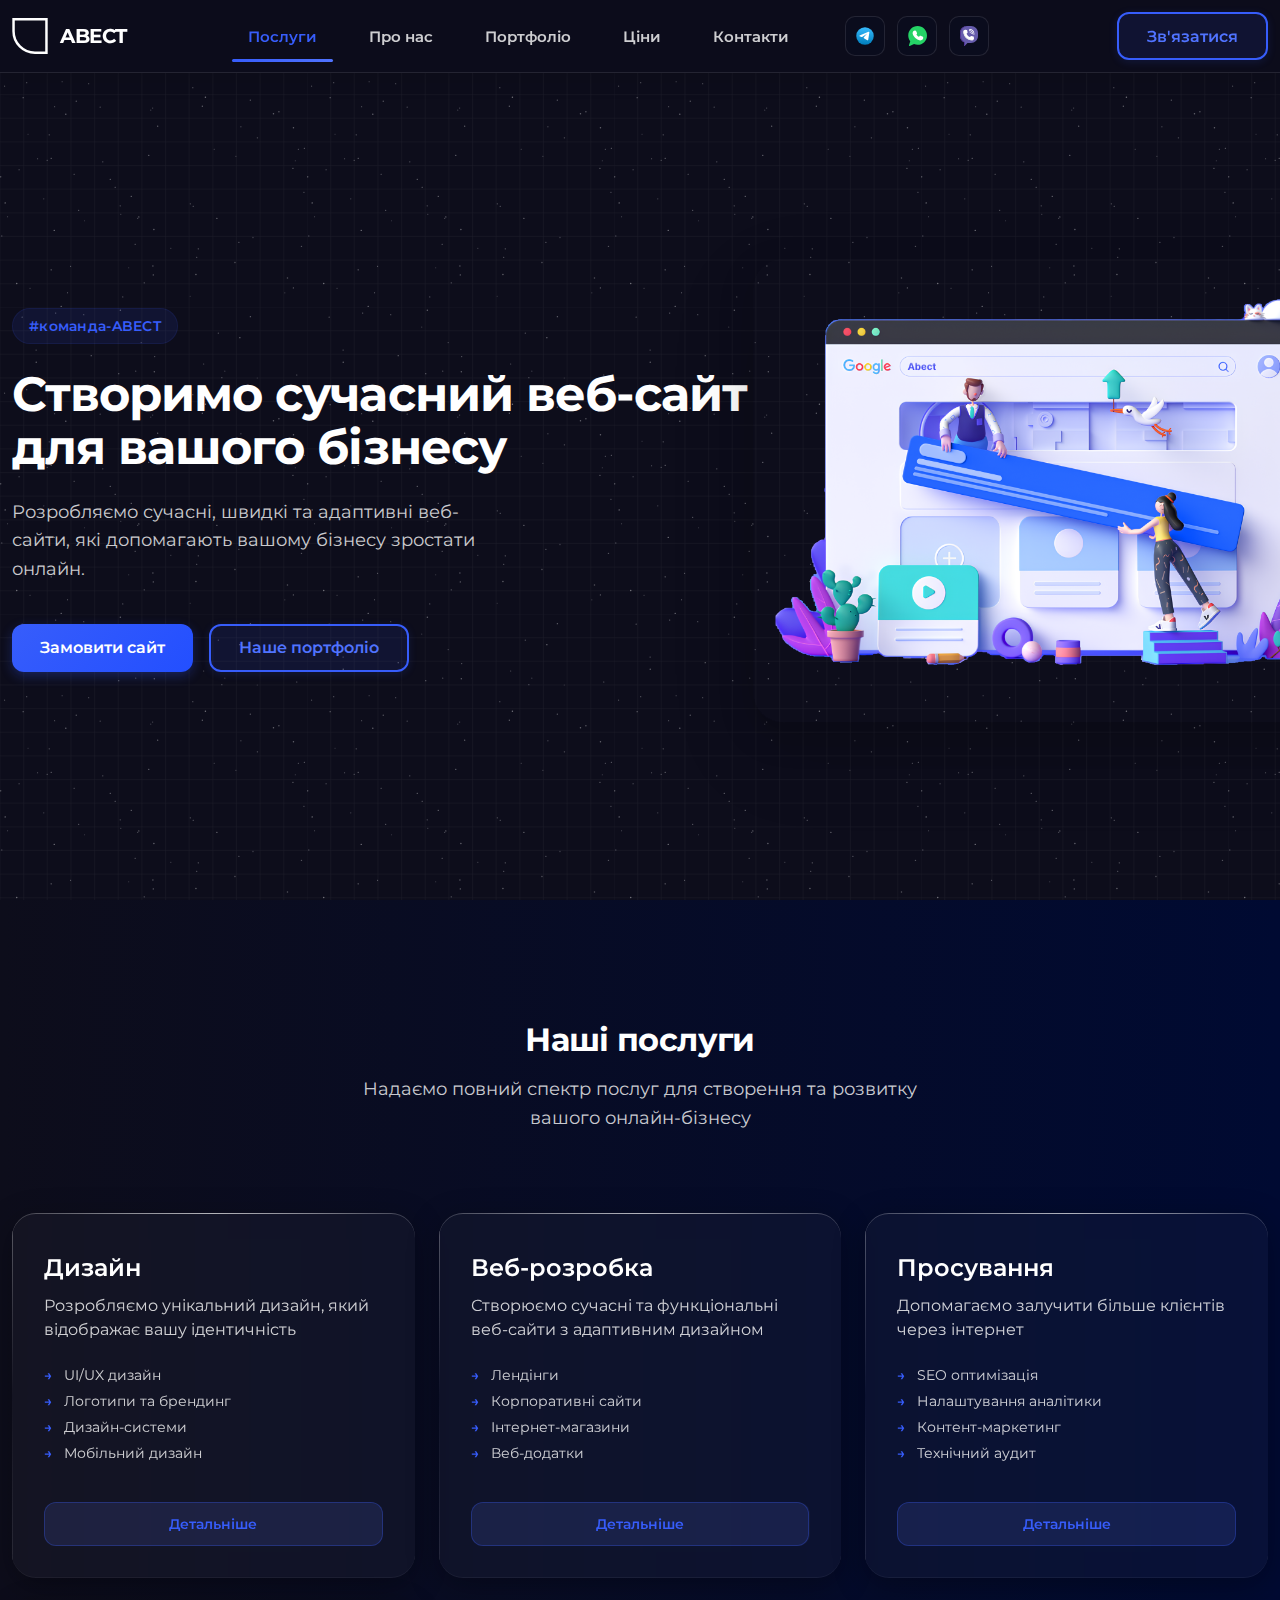
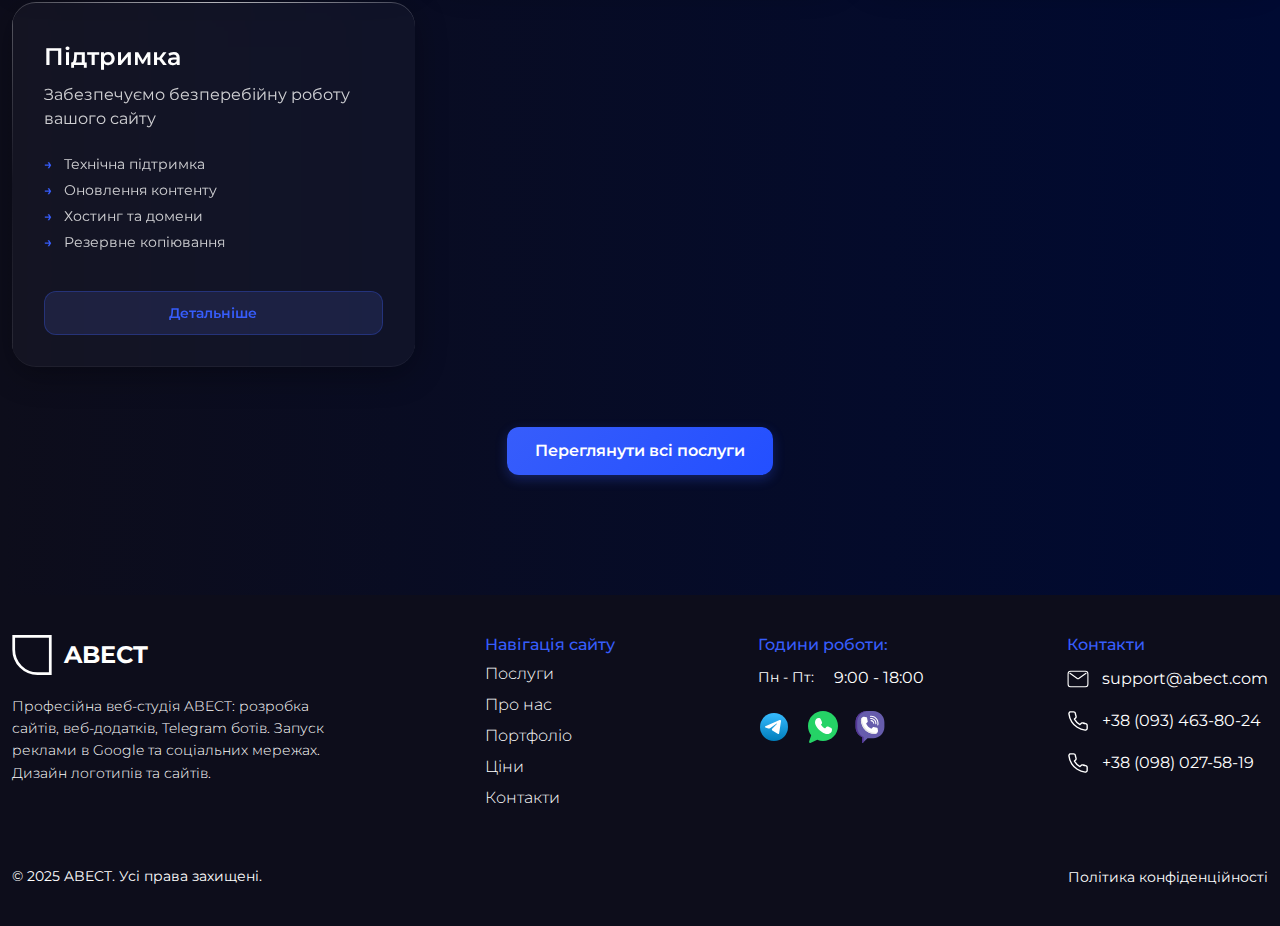
<file: index.html>
<!DOCTYPE html>
<html lang="uk">

<head>
	<meta charset="UTF-8">
	<meta name="viewport" content="width=device-width, initial-scale=1.0">
	<title>ABECT - Розробка сайтів та веб-додатків | Створення Telegram ботів | Реклама Google</title>
	<meta name="description"
		content="ABECT - професійна розробка сайтів, веб-додатків, Telegram ботів. Запуск реклами в Google та соціальних мережах. Дизайн логотипів та сайтів. Якісні IT-рішення для вашого бізнесу.">
	<meta name="keywords"
		content="розробка сайтів, веб-додатки, telegram боти, реклама google, соціальні мережі, дизайн логотипів, веб-дизайн, створення сайтів, розробка додатків, інтернет-маркетинг, SEO, контекстна реклама, веб-студія">
	<meta name="robots" content="index, follow">
	<meta name="googlebot" content="index, follow">
	<meta name="bingbot" content="index, follow">
	<link rel="canonical" href="https://abect.com">
	<meta content="UA-30" name="geo.region">
	<meta content="Україна" name="geo.placename">
	<link rel="icon" type="image/x-icon" href="/assets/seo/favicon.ico">
	<link rel="apple-touch-icon" sizes="180x180" href="/assets/seo/apple-touch-icon.png">
	<link rel="icon" type="image/png" sizes="32x32" href="/assets/seo/favicon-32x32.png">
	<link rel="icon" type="image/png" sizes="16x16" href="/assets/seo/favicon-16x16.png">
	<link rel="manifest" href="/assets/seo/site.webmanifest">
	<meta name="theme-color" content="#202020" />
	<meta property="og:type" content="website">
	<meta property="og:title" content="ABECT - Професійна розробка сайтів та веб-додатків">
	<meta property="og:description"
		content="Розробка сайтів, веб-додатків, Telegram ботів. Запуск реклами в Google та соціальних мережах. Дизайн логотипів та сайтів.">
	<meta property="og:image" content="https://abect.com/assets/seo/og.jpg">
	<meta property="og:image:width" content="1200">
	<meta property="og:image:height" content="630">
	<meta property="og:url" content="https://abect.com">
	<meta property="og:site_name" content="ABECT">
	<meta property="og:locale" content="uk_UA">
	<meta name="twitter:card" content="summary_large_image">
	<meta name="twitter:title" content="ABECT - Розробка сайтів та веб-додатків">
	<meta name="twitter:description"
		content="Професійна розробка сайтів, веб-додатків та Telegram ботів. Запуск реклами в Google.">
	<meta name="twitter:image" content="https://abect.com/assets/seo/og.jpg">
	<meta name="author" content="ABECT">
	<meta name="designer" content="ABECT">
	<meta name="developer" content="ABECT">
	<meta name="publisher" content="ABECT">
	<meta name="copyright" content="© 2025 ABECT">
	<meta name="rating" content="general">
	<link rel="preconnect" href="https://fonts.googleapis.com">
	<link rel="preconnect" href="https://fonts.gstatic.com" crossorigin>
	<link href="https://fonts.googleapis.com/css2?family=Montserrat:ital,wght@0,100..900;1,100..900&display=swap"
		rel="stylesheet">
	<link rel="stylesheet" href="/styles/home.css">
	<link rel="stylesheet" href="https://cdn.jsdelivr.net/npm/swiper@11/swiper-bundle.min.css" />
	<script type="application/ld+json">
	{
		"@context": "https://schema.org",
		"@type": "LocalBusiness",
		"name": "ABECT",
		"description": "Професійна веб-студія з розробки сайтів, веб-додатків, Telegram ботів. Запуск реклами в Google та соціальних мережах.",
		"url": "https://abect.com",
		"telephone": "+380 (093) 463-80-24",
		"email": "info@abect.com",
		"address": {
			"@type": "PostalAddress",
			"addressCountry": "UA",
			"addressLocality": "Україна"
		},
		"openingHoursSpecification": {
			"@type": "OpeningHoursSpecification",
			"dayOfWeek": [
				"Monday",
				"Tuesday", 
				"Wednesday",
				"Thursday",
				"Friday"
			],
			"opens": "09:00",
			"closes": "18:00"
		},
		"serviceArea": {
			"@type": "Country",
			"name": "Ukraine"
		},
		"hasOfferCatalog": {
			"@type": "OfferCatalog",
			"name": "IT послуги",
			"itemListElement": [
				{
					"@type": "Offer",
					"itemOffered": {
						"@type": "Service",
						"name": "Розробка сайтів",
						"description": "Професійна розробка сучасних адаптивних сайтів"
					}
				},
				{
					"@type": "Offer",
					"itemOffered": {
						"@type": "Service", 
						"name": "Веб-додатки",
						"description": "Створення функціональних веб-додатків"
					}
				},
				{
					"@type": "Offer",
					"itemOffered": {
						"@type": "Service",
						"name": "Telegram боти", 
						"description": "Розробка автоматизованих Telegram ботів"
					}
				},
				{
					"@type": "Offer",
					"itemOffered": {
						"@type": "Service",
						"name": "Реклама Google",
						"description": "Налаштування та запуск рекламних кампаній в Google"
					}
				},
				{
					"@type": "Offer",
					"itemOffered": {
						"@type": "Service",
						"name": "Дизайн логотипів",
						"description": "Створення унікальних логотипів та фірмового стилю"
					}
				}
			]
		},
		"logo": {
			"@type": "ImageObject",
			"url": "https://abect.com/assets/logo.png"
		},
		"image": {
			"@type": "ImageObject",
			"url": "https://abect.com/assets/seo/og.jpg"
		}
	}
	</script>
	<script type="application/ld+json">
	{
		"@context": "https://schema.org",
		"@type": "Service",
		"name": "Розробка сайтів та веб-додатків",
		"description": "Професійні IT-послуги: розробка сайтів, веб-додатків, Telegram ботів, запуск реклами",
		"provider": {
			"@type": "LocalBusiness",
			"name": "ABECT"
		},
		"serviceType": "IT послуги",
		"areaServed": {
			"@type": "Country",
			"name": "Ukraine"
		}
	}
	</script>
</head>

<body>
	<header class="header scrolled">
		<div class="container">
			<div class="header__wrapper">
				<a href="/" class="header__logo logo">
					<img src="/assets/icons/logo.svg" alt="Company name logo">
					<span>ABECT</span>
				</a>

				<div class="header__menu">
					<nav class="header__menu-nav" role="navigation" aria-label="Головне меню сайту">
						<ul itemscope itemtype="https://schema.org/ItemList">
							<li itemprop="itemListElement" itemscope itemtype="https://schema.org/ListItem">
								<a href="#services" title="Наші послуги та пропозиції" itemprop="url" data-section="services">
									<span itemprop="name">Послуги</span>
								</a>
							</li>
							<li itemprop="itemListElement" itemscope itemtype="https://schema.org/ListItem">
								<a href="#about" title="Інформація про нашу компанію" itemprop="url" data-section="about">
									<span itemprop="name">Про нас</span>
								</a>
							</li>
							<li itemprop="itemListElement" itemscope itemtype="https://schema.org/ListItem">
								<a href="#portfolio" title="Портфоліо наших проектів" itemprop="url" data-section="portfolio">
									<span itemprop="name">Портфоліо</span>
								</a>
							</li>
							<li itemprop="itemListElement" itemscope itemtype="https://schema.org/ListItem">
								<a href="#price" title="Прайс-лист та вартість послуг" itemprop="url" data-section="price">
									<span itemprop="name">Ціни</span>
								</a>
							</li>
							<li itemprop="itemListElement" itemscope itemtype="https://schema.org/ListItem">
								<a href="#contacts" title="Контактна інформація компанії" itemprop="url"
									data-section="contacts">
									<span itemprop="name">Контакти</span>
								</a>
							</li>
						</ul>
						<div class="nav-indicator"></div>
					</nav>
					<div class="header__menu-contacts" aria-label="Contact information">
						<ul class="contacts-list">
							<li><a href="https://t.me/+380980275819">
									<img width="40px" height="40px" src="/assets/icons/telegram-white.svg" alt="Telegram">
								</a></li>
							<li><a href="https://wa.me/380934638024">
									<img width="40px" height="40px" src="/assets/icons/wts-white.svg" alt="Whatsapp">
								</a></li>
							<li><a href="viber://chat/?number=%2B380980275819">
									<img width="40px" height="40px" src="/assets/icons/viber-white.svg" alt="Viber">
								</a></li>
						</ul>
					</div>
				</div>

				<button type="button" id="open-modal" class="header__cta cta cta-secondary">Зв'язатися</button>

				<button type="button" class="header__burger" aria-label="Open menu">
					<div class="header__burger-element"></div>
					<div class="header__burger-element"></div>
					<div class="header__burger-element"></div>
				</button>
			</div>
		</div>
	</header>

	<main>
		<section class="entry" itemscope itemtype="https://schema.org/Organization">
			<div class="container">
				<div class="entry__wrapper">
					<div class="entry__left">
						<div class="entry__uppertitle">
							#команда-ABECT
						</div>
						<h1 itemprop="name">Створимо сучасний веб-сайт<br> для вашого бізнесу</h1>
						<p>
							Розробляємо сучасні, швидкі та адаптивні веб-сайти, які допомагають вашому бізнесу зростати онлайн.
						</p>
						<div class="entry__btns">
							<button type="button" id="open-modal" class="cta" aria-label="Відкрити форму зв'язку">Замовити
								сайт</button>
							<button type="button" id="open-modal" class="cta cta-secondary"
								aria-label="Відкрити форму зв'язку">Наше портфоліо</button>
						</div>
					</div>
					<div class="entry__right">
						<img src="/assets/images/entry.png" alt="Some Illustration">
					</div>
				</div>
			</div>
		</section>

		<section class="services" id="services" itemscope itemtype="https://schema.org/Organization">
			<div class="container">
				<header class="services__header">
					<h2 class="services__title" itemprop="name">Наші послуги</h2>
					<p class="services__subtitle" itemprop="description">
						Надаємо повний спектр послуг для створення та розвитку вашого онлайн-бізнесу
					</p>
				</header>

				<div class="services__grid" role="list" aria-label="Список наших послуг">
					<!-- Дизайн -->
					<article class="service-card" data-service="design" role="listitem" itemscope
						itemtype="https://schema.org/Service" aria-labelledby="service-design">
						<div class="service-card__content">
							<h3 class="service-card__title" id="service-design" itemprop="name">Дизайн</h3>
							<p class="service-card__description" itemprop="description">
								Розробляємо унікальний дизайн, який відображає вашу ідентичність
							</p>
							<ul class="service-card__list" role="list" aria-label="Типи дизайн послуг" itemprop="serviceType">
								<li itemprop="additionalType">UI/UX дизайн</li>
								<li itemprop="additionalType">Логотипи та брендинг</li>
								<li itemprop="additionalType">Дизайн-системи</li>
								<li itemprop="additionalType">Мобільний дизайн</li>
							</ul>
							<a href="/services?service=design" class="service-card__btn" itemprop="url"
								aria-label="Дізнатися більше про дизайн послуги">Детальніше</a>
						</div>
					</article>

					<!-- Веб-розробка -->
					<article class="service-card" data-service="web-development" role="listitem" itemscope
						itemtype="https://schema.org/Service" aria-labelledby="service-web-development">
						<div class="service-card__content">
							<h3 class="service-card__title" id="service-web-development" itemprop="name">Веб-розробка</h3>
							<p class="service-card__description" itemprop="description">
								Створюємо сучасні та функціональні веб-сайти з адаптивним дизайном
							</p>
							<ul class="service-card__list" role="list" aria-label="Типи веб-розробки" itemprop="serviceType">
								<li itemprop="additionalType">Лендінги</li>
								<li itemprop="additionalType">Корпоративні сайти</li>
								<li itemprop="additionalType">Інтернет-магазини</li>
								<li itemprop="additionalType">Веб-додатки</li>
							</ul>
							<a href="/services?service=web-development" class="service-card__btn" itemprop="url"
								aria-label="Дізнатися більше про веб-розробку">Детальніше</a>
						</div>
					</article>

					<!-- Просування -->
					<article class="service-card" data-service="promotion" role="listitem" itemscope
						itemtype="https://schema.org/Service" aria-labelledby="service-promotion">
						<div class="service-card__content">
							<h3 class="service-card__title" id="service-promotion" itemprop="name">Просування</h3>
							<p class="service-card__description" itemprop="description">
								Допомагаємо залучити більше клієнтів через інтернет
							</p>
							<ul class="service-card__list" role="list" aria-label="Типи просування" itemprop="serviceType">
								<li itemprop="additionalType">SEO оптимізація</li>
								<li itemprop="additionalType">Налаштування аналітики</li>
								<li itemprop="additionalType">Контент-маркетинг</li>
								<li itemprop="additionalType">Технічний аудит</li>
							</ul>
							<a href="/services?service=promotion" class="service-card__btn" itemprop="url"
								aria-label="Дізнатися більше про просування сайтів">Детальніше</a>
						</div>
					</article>

					<!-- Підтримка -->
					<article class="service-card" data-service="support" role="listitem" itemscope
						itemtype="https://schema.org/Service" aria-labelledby="service-support">
						<div class="service-card__content">
							<h3 class="service-card__title" id="service-support" itemprop="name">Підтримка</h3>
							<p class="service-card__description" itemprop="description">
								Забезпечуємо безперебійну роботу вашого сайту
							</p>
							<ul class="service-card__list" role="list" aria-label="Типи технічної підтримки"
								itemprop="serviceType">
								<li itemprop="additionalType">Технічна підтримка</li>
								<li itemprop="additionalType">Оновлення контенту</li>
								<li itemprop="additionalType">Хостинг та домени</li>
								<li itemprop="additionalType">Резервне копіювання</li>
							</ul>
							<a href="/services?service=support" class="service-card__btn" itemprop="url"
								aria-label="Дізнатися більше про технічну підтримку">Детальніше</a>
						</div>
					</article>
				</div>

				<footer class="services__footer">
					<a href="/services" class="cta" aria-label="Переглянути повний список наших послуг">Переглянути всі
						послуги</a>
				</footer>
			</div>
		</section>
	</main>

	<footer class="footer" itemscope itemtype="https://schema.org/Organization">
		<div class="container">
			<div class="footer__wrapper">
				<div class="footer__top">
					<div class="footer__section footer__company">
						<a href="/" class="footer__logo">
							<img src="/assets/icons/logo.svg" alt="Company name logo" itemprop="logo">
							<span itemprop="name">ABECT</span>
						</a>

						<p class="footer__description" itemprop="description">
							Професійна веб-студія ABECT: розробка сайтів, веб-додатків, Telegram ботів. Запуск реклами в Google
							та соціальних мережах. Дизайн логотипів та сайтів.
						</p>
					</div>

					<div class="footer__section footer__menu">
						<div class="footer__section-title">Навігація сайту</div>
						<nav aria-label="Навігаційне меню футера">
							<ul class="footer__links" itemscope itemtype="https://schema.org/ItemList">
								<li itemprop="itemListElement" itemscope itemtype="https://schema.org/ListItem">
									<a href="/#services" title="Наші послуги та пропозиції" itemprop="url">
										<span itemprop="name">Послуги</span>
									</a>
								</li>
								<li itemprop="itemListElement" itemscope itemtype="https://schema.org/ListItem">
									<a href="/#about" title="Інформація про нашу компанію" itemprop="url">
										<span itemprop="name">Про нас</span>
									</a>
								</li>
								<li itemprop="itemListElement" itemscope itemtype="https://schema.org/ListItem">
									<a href="/#portfolio" title="Портфоліо наших проектів" itemprop="url">
										<span itemprop="name">Портфоліо</span>
									</a>
								</li>
								<li itemprop="itemListElement" itemscope itemtype="https://schema.org/ListItem">
									<a href="/#price" title="Прайс-лист та вартість послуг" itemprop="url">
										<span itemprop="name">Ціни</span>
									</a>
								</li>
								<li itemprop="itemListElement" itemscope itemtype="https://schema.org/ListItem">
									<a href="/#contacts" title="Контактна інформація компанії" itemprop="url">
										<span itemprop="name">Контакти</span>
									</a>
								</li>
							</ul>
						</nav>
					</div>

					<div class="footer__section footer__hours-social">
						<div class="footer__hours" itemprop="openingHoursSpecification" itemscope
							itemtype="https://schema.org/OpeningHoursSpecification">
							<div class="footer__section-title">Години роботи:</div>
							<ul class="footer__hours-list">
								<li class="footer__hours-item">
									<span>Пн - Пт:</span>
									<span>9:00 - 18:00</span>
									<meta itemprop="dayOfWeek" content="Monday,Tuesday,Wednesday,Thursday,Friday">
									<meta itemprop="opens" content="09:00">
									<meta itemprop="closes" content="18:00">
								</li>
							</ul>
						</div>

						<div class="footer__social">
							<a href="https://t.me/+380980275819">
								<img width="40px" height="40px" src="/assets/icons/telegram-white.svg" alt="Telegram">
							</a>
							<a href="https://wa.me/380934638024">
								<img width="40px" height="40px" src="/assets/icons/wts-white.svg" alt="Whatsapp">
							</a>
							<a href="viber://chat/?number=%2B380980275819">
								<img width="40px" height="40px" src="/assets/icons/viber-white.svg" alt="Viber">
							</a>
						</div>
					</div>

					<div class="footer__section footer__contact">
						<div class="footer__section-title">Контакти</div>
						<div class="footer__contact-info" itemprop="contactPoint" itemscope
							itemtype="https://schema.org/ContactPoint">
							<div class="footer__contact-item">
								<span class="footer__contact-label">
									<img width="22px" height="22px" src="/assets/icons/email.svg" alt="Email icon">
								</span>
								<div class="footer__contact-value">
									<a href="mailto:support@abect.com" itemprop="email">support@abect.com</a>
								</div>
							</div>

							<div class="footer__contact-item">
								<span class="footer__contact-label">
									<img width="22px" height="22px" src="/assets/icons/phone.svg" alt="Phone icon">
								</span>
								<div class="footer__contact-value">
									<a href="tel:+380934638024" itemprop="telephone">+38 (093) 463-80-24</a>
								</div>
							</div>

							<div class="footer__contact-item">
								<span class="footer__contact-label">
									<img width="22px" height="22px" src="/assets/icons/phone.svg" alt="Phone icon">
								</span>
								<div class="footer__contact-value">
									<a href="tel:+380980275819" itemprop="telephone">+38 (098) 027-58-19</a>
								</div>
							</div>
						</div>
					</div>
				</div>
				<div class="footer__bottom">
					<div class="footer__copyright">
						© <span id="current-year">2025</span> ABECT. Усі права захищені.
					</div>

					<ul class="footer__legal">
						<li><a href="/privacy-policy.html">Політика конфіденційності</a></li>
					</ul>
				</div>
			</div>
		</div>
	</footer>
	<script src="https://cdn.jsdelivr.net/npm/swiper@11/swiper-bundle.min.js"></script>
	<script src="/scripts/home.js" type="module"></script>
</body>

</html>
</file>
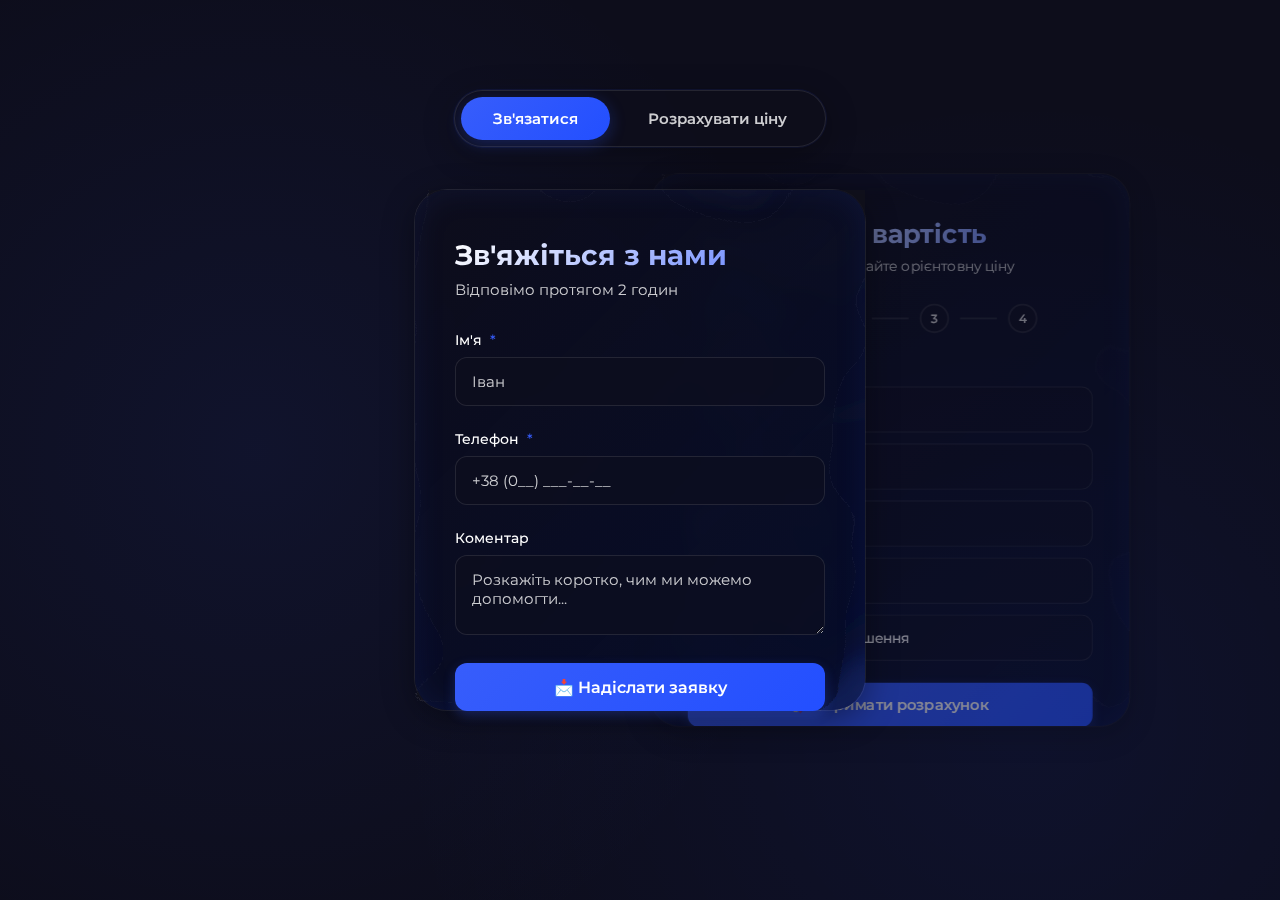
<file: test.html>
<!DOCTYPE html>
<html lang="uk">

<head>
	<meta charset="UTF-8">
	<meta name="viewport" content="width=device-width, initial-scale=1.0">
	<title>Калькулятор вартості - Розрахунок проєкту</title>
	<link href="https://fonts.googleapis.com/css2?family=Montserrat:wght@400;500;600;700&display=swap" rel="stylesheet">

	<style>
		/* Variables */
		:root {
			--accent: #375dfb;
			--accentHover: #234fff;
			--accentLight: #5073ff;
			--back: #0d0d1b;
			--backLight: #000a32;
			--white: #ffffff;
			--black: #000000;
			--accent-gradient-start: var(--accent);
			--accent-gradient-end: var(--accentHover);
			--accent-alpha-10: rgba(55, 93, 251, 0.1);
			--accent-alpha-05: rgba(55, 93, 251, 0.05);
			--blue-alpha-20: rgb(2 15 52 / 20%);
			--blue-alpha-10: rgb(2 15 52 / 10%);
			--shadow-primary: rgba(55, 93, 251, 0.3);
			--shadow-primary-hover: rgba(55, 93, 251, 0.4);
			--shadow-secondary: rgba(55, 93, 251, 0.15);
			--shadow-ghost: rgba(55, 93, 251, 0.1);
			--shadow-dark: rgba(0, 0, 0, 0.1);
			--shadow-dark-hover: rgba(0, 0, 0, 0.15);
			--header-bg: rgba(13, 13, 27, 0.85);
			--header-bg-scrolled: rgba(13, 13, 27, 0.95);
			--nav-text: rgba(255, 255, 255, 0.8);
			--nav-text-hover: var(--white);
			--nav-text-active: var(--accent);
			--border-subtle: rgba(255, 255, 255, 0.1);
		}

		* {
			margin: 0;
			padding: 0;
			box-sizing: border-box;
			font-family: "Montserrat", sans-serif;
		}

		html {
			scroll-behavior: smooth;
		}

		body {
			min-height: 100vh;
			display: flex;
			align-items: center;
			justify-content: center;
			background: var(--back);
			background-image:
				radial-gradient(circle at 20% 50%, rgba(55, 93, 251, 0.08) 0%, transparent 50%),
				radial-gradient(circle at 80% 80%, rgba(35, 79, 255, 0.08) 0%, transparent 50%);
			padding: 40px 20px;
			overflow-x: hidden;
		}

		/* Container for both forms */
		.forms-container {
			position: relative;
			width: 100%;
			max-width: 900px;
			height: 600px;
			perspective: 1000px;
		}

		/* Toggle Switcher */
		.form-switcher {
			position: absolute;
			top: -60px;
			left: 50%;
			transform: translateX(-50%);
			z-index: 100;
			background: rgba(13, 13, 27, 0.6);
			backdrop-filter: blur(12px);
			border-radius: 50px;
			padding: 6px;
			display: flex;
			gap: 6px;
			border: 1px solid var(--border-subtle);
			box-shadow:
				0 8px 32px rgba(0, 0, 0, 0.3),
				0 0 0 1px rgba(55, 93, 251, 0.1);
		}

		.form-switcher button {
			background: transparent;
			border: none;
			color: var(--nav-text);
			padding: 12px 32px;
			border-radius: 50px;
			cursor: pointer;
			font-size: 15px;
			font-weight: 600;
			transition: all 0.3s cubic-bezier(0.4, 0, 0.2, 1);
			position: relative;
			z-index: 1;
		}

		.form-switcher button.active {
			background: linear-gradient(135deg, var(--accent-gradient-start) 0%, var(--accent-gradient-end) 100%);
			color: var(--white);
			box-shadow:
				0 4px 16px var(--shadow-primary),
				0 2px 4px rgba(0, 0, 0, 0.2);
		}

		.form-switcher button:hover:not(.active) {
			color: var(--nav-text-hover);
			background: var(--accent-alpha-05);
		}

		/* Liquid Glass Card Base */
		.liquid-glass-card {
			position: absolute;
			border-radius: 32px;
			isolation: isolate;
			box-shadow:
				0px 8px 32px rgba(0, 0, 0, 0.4),
				0 0 0 1px var(--border-subtle);
			transition: all 0.7s cubic-bezier(0.4, 0, 0.2, 1);
		}

		/* Tint and inner shadow layer */
		.liquid-glass-card::before {
			content: '';
			position: absolute;
			inset: 0;
			z-index: 0;
			border-radius: 32px;
			box-shadow: inset 0 0 40px -10px rgba(55, 93, 251, 0.15);
			background: linear-gradient(135deg,
					rgba(13, 13, 27, 0.8) 0%,
					rgba(0, 10, 50, 0.6) 100%);
			pointer-events: none;
		}

		/* Backdrop blur and distortion layer */
		.liquid-glass-card::after {
			content: '';
			position: absolute;
			inset: 0;
			z-index: -1;
			border-radius: 32px;
			backdrop-filter: blur(20px);
			-webkit-backdrop-filter: blur(20px);
			filter: url(#glass-distortion);
			-webkit-filter: url(#glass-distortion);
			background: rgba(13, 13, 27, 0.7);
			border: 1px solid var(--border-subtle);
			isolation: isolate;
			pointer-events: none;
		}

		/* Simple Form (Contact) - Default visible */
		.simple-form {
			width: 450px;
			height: 520px;
			top: 50%;
			left: 50%;
			transform: translate(-50%, -50%) scale(1);
			z-index: 10;
			opacity: 1;
		}

		.simple-form.hidden {
			transform: translate(-120%, -50%) scale(0.85);
			opacity: 0;
			pointer-events: none;
		}

		/* Complex Form (Calculator) - Initially behind and to the right */
		.complex-form {
			width: 520px;
			height: 600px;
			top: 50%;
			right: -60px;
			transform: translateY(-50%) scale(0.92);
			z-index: 5;
			opacity: 0.5;
			pointer-events: none;
		}

		.complex-form.active {
			right: 50%;
			transform: translate(50%, -50%) scale(1);
			z-index: 10;
			opacity: 1;
			pointer-events: auto;
		}

		/* Card Content */
		.card-content {
			position: relative;
			z-index: 10;
			width: 100%;
			height: 100%;
			display: flex;
			flex-direction: column;
			padding: 48px 40px;
			color: var(--white);
		}

		.card-content h2 {
			font-size: 28px;
			font-weight: 700;
			margin-bottom: 8px;
			background: linear-gradient(135deg, var(--white) 0%, var(--accentLight) 100%);
			-webkit-background-clip: text;
			-webkit-text-fill-color: transparent;
			background-clip: text;
		}

		.card-content .subtitle {
			font-size: 15px;
			color: var(--nav-text);
			margin-bottom: 32px;
		}

		/* Form Elements */
		.form-group {
			margin-bottom: 24px;
		}

		.form-group label {
			display: block;
			font-size: 14px;
			font-weight: 500;
			margin-bottom: 8px;
			color: var(--nav-text-hover);
		}

		.form-group label .required {
			color: var(--accent);
			margin-left: 4px;
		}

		.form-input {
			width: 100%;
			background: rgba(13, 13, 27, 0.5);
			border: 1px solid var(--border-subtle);
			border-radius: 12px;
			padding: 14px 16px;
			color: var(--white);
			font-size: 15px;
			transition: all 0.3s ease;
			backdrop-filter: blur(10px);
		}

		.form-input::placeholder {
			color: var(--nav-text);
		}

		.form-input:focus {
			outline: none;
			background: rgba(13, 13, 27, 0.7);
			border-color: var(--accent);
			box-shadow:
				0 0 0 3px var(--accent-alpha-10),
				0 0 20px var(--shadow-ghost);
		}

		textarea.form-input {
			resize: vertical;
			min-height: 80px;
			font-family: inherit;
		}

		/* CTA Button Styles */
		.cta {
			position: relative;
			display: inline-flex;
			align-items: center;
			justify-content: center;
			padding: 0 28px;
			font-size: 16px;
			font-weight: 600;
			height: 48px;
			width: 100%;
			text-align: center;
			text-decoration: none;
			color: var(--white);
			background: linear-gradient(135deg, var(--accent-gradient-start) 0%, var(--accent-gradient-end) 100%);
			border: none;
			border-radius: 12px;
			cursor: pointer;
			transition: all 0.3s cubic-bezier(0.4, 0, 0.2, 1);
			user-select: none;
			outline: none;
			box-shadow:
				0 4px 12px var(--shadow-primary),
				0 2px 4px var(--shadow-dark);
			overflow: hidden;
			margin-top: auto;
		}

		.cta::before {
			content: "";
			position: absolute;
			top: 0;
			left: -100%;
			width: 100%;
			height: 100%;
			background: linear-gradient(90deg, transparent, var(--blue-alpha-20), transparent);
			transition: left 0.5s;
		}

		.cta:hover {
			transform: translateY(-2px);
			box-shadow:
				0 8px 24px var(--shadow-primary-hover),
				0 4px 8px var(--shadow-dark-hover);
		}

		.cta:hover::before {
			left: 100%;
		}

		.cta:active {
			transform: translateY(0);
			box-shadow:
				0 2px 8px var(--shadow-primary),
				0 1px 2px var(--shadow-dark);
		}

		/* Progress Steps for Complex Form */
		.progress-steps {
			display: flex;
			align-items: center;
			justify-content: center;
			margin-bottom: 32px;
			gap: 12px;
		}

		.step {
			width: 32px;
			height: 32px;
			border-radius: 50%;
			background: rgba(13, 13, 27, 0.5);
			border: 2px solid var(--border-subtle);
			display: flex;
			align-items: center;
			justify-content: center;
			font-size: 13px;
			font-weight: 600;
			transition: all 0.3s ease;
			color: var(--nav-text);
		}

		.step.active {
			background: linear-gradient(135deg, var(--accent-gradient-start) 0%, var(--accent-gradient-end) 100%);
			border-color: var(--accent);
			box-shadow: 0 0 16px var(--shadow-primary);
			color: var(--white);
		}

		.step-line {
			width: 40px;
			height: 2px;
			background: var(--border-subtle);
			transition: all 0.3s ease;
		}

		.step-line.active {
			background: var(--accent);
		}

		/* Radio/Checkbox Options */
		.options-grid {
			display: grid;
			gap: 12px;
			margin-bottom: 24px;
		}

		.option-item {
			background: rgba(13, 13, 27, 0.4);
			border: 1px solid var(--border-subtle);
			border-radius: 12px;
			padding: 14px 16px;
			cursor: pointer;
			transition: all 0.3s ease;
			display: flex;
			align-items: center;
			gap: 12px;
		}

		.option-item:hover {
			background: rgba(13, 13, 27, 0.6);
			border-color: var(--accent);
			box-shadow: 0 0 16px var(--shadow-ghost);
		}

		.option-item input[type="radio"],
		.option-item input[type="checkbox"] {
			width: 20px;
			height: 20px;
			cursor: pointer;
			accent-color: var(--accent);
		}

		.option-item label {
			cursor: pointer;
			margin: 0;
			flex: 1;
			color: var(--white);
			font-size: 15px;
		}

		/* Overflow handling for complex form */
		.complex-form .card-content {
			overflow-y: auto;
		}

		.complex-form .card-content::-webkit-scrollbar {
			width: 6px;
		}

		.complex-form .card-content::-webkit-scrollbar-track {
			background: rgba(13, 13, 27, 0.3);
			border-radius: 10px;
		}

		.complex-form .card-content::-webkit-scrollbar-thumb {
			background: var(--accent-alpha-10);
			border-radius: 10px;
		}

		.complex-form .card-content::-webkit-scrollbar-thumb:hover {
			background: var(--accent);
		}

		/* Form Section Visibility */
		.form-section {
			transition: all 0.4s ease;
		}

		.form-section.hidden {
			display: none;
		}

		/* Emoji icons in options */
		.option-item label::before {
			margin-right: 4px;
		}

		/* Responsive */
		@media (max-width: 768px) {
			.forms-container {
				height: 550px;
			}

			.liquid-glass-card {
				width: 100%;
				max-width: 400px;
			}

			.simple-form {
				width: 100%;
				max-width: 400px;
				left: 50%;
				transform: translate(-50%, -50%);
			}

			.simple-form.hidden {
				transform: translate(-50%, -50%) scale(0.9);
				opacity: 0;
			}

			.complex-form {
				width: 100%;
				max-width: 420px;
				right: 50%;
				transform: translate(50%, -50%) scale(0.9);
				opacity: 0;
			}

			.complex-form.active {
				right: 50%;
				transform: translate(50%, -50%) scale(1);
			}

			.card-content {
				padding: 32px 24px;
			}

			.form-switcher {
				top: -70px;
				width: 90%;
				max-width: 360px;
			}

			.form-switcher button {
				padding: 10px 20px;
				font-size: 14px;
			}
		}
	</style>
</head>

<body>
	<!-- SVG Filter for Liquid Glass Effect -->
	<svg width="0" height="0" style="position: absolute;">
		<defs>
			<filter id="glass-distortion" x="0%" y="0%" width="100%" height="100%">
				<feTurbulence type="fractalNoise" baseFrequency="0.008 0.008" numOctaves="2" seed="92" result="noise" />
				<feGaussianBlur in="noise" stdDeviation="2" result="blurred" />
				<feDisplacementMap in="SourceGraphic" in2="blurred" scale="150" xChannelSelector="R" yChannelSelector="G" />
			</filter>
		</defs>
	</svg>

	<div class="forms-container">
		<!-- Toggle Switcher -->
		<div class="form-switcher">
			<button class="active" data-form="simple">Зв'язатися</button>
			<button data-form="complex">Розрахувати ціну</button>
		</div>

		<!-- Simple Contact Form -->
		<div class="liquid-glass-card simple-form">
			<div class="card-content">
				<h2>Зв'яжіться з нами</h2>
				<p class="subtitle">Відповімо протягом 2 годин</p>

				<form id="simpleForm">
					<div class="form-group">
						<label>Ім'я <span class="required">*</span></label>
						<input type="text" class="form-input" name="name" placeholder="Іван" required>
					</div>

					<div class="form-group">
						<label>Телефон <span class="required">*</span></label>
						<input type="tel" class="form-input" name="phone" placeholder="+38 (0__) ___-__-__" required>
					</div>

					<div class="form-group">
						<label>Коментар</label>
						<textarea class="form-input" name="comment"
							placeholder="Розкажіть коротко, чим ми можемо допомогти..."></textarea>
					</div>

					<button type="submit" class="cta">
						📩 Надіслати заявку
					</button>
				</form>
			</div>
		</div>

		<!-- Complex Calculator Form -->
		<div class="liquid-glass-card complex-form">
			<div class="card-content">
				<h2>Розрахувати вартість</h2>
				<p class="subtitle">Заповніть форму і отримайте орієнтовну ціну</p>

				<!-- Progress Steps -->
				<div class="progress-steps">
					<div class="step active" data-step="1">1</div>
					<div class="step-line"></div>
					<div class="step" data-step="2">2</div>
					<div class="step-line"></div>
					<div class="step" data-step="3">3</div>
					<div class="step-line"></div>
					<div class="step" data-step="4">4</div>
				</div>

				<form id="complexForm">
					<!-- Step 1: Choose Service -->
					<div class="form-section" data-section="1">
						<div class="form-group">
							<label>Що вас цікавить?</label>
							<div class="options-grid">
								<div class="option-item">
									<input type="radio" name="service" id="web" value="web" checked>
									<label for="web">🌐 Веб-розробка</label>
								</div>
								<div class="option-item">
									<input type="radio" name="service" id="design" value="design">
									<label for="design">🎨 Дизайн</label>
								</div>
								<div class="option-item">
									<input type="radio" name="service" id="marketing" value="marketing">
									<label for="marketing">📈 Просування</label>
								</div>
								<div class="option-item">
									<input type="radio" name="service" id="support" value="support">
									<label for="support">🛠️ Підтримка</label>
								</div>
								<div class="option-item">
									<input type="radio" name="service" id="complex" value="complex">
									<label for="complex">✨ Комплексне рішення</label>
								</div>
							</div>
						</div>
					</div>

					<!-- Step 2: Website Type -->
					<div class="form-section" data-section="2">
						<div class="form-group" id="websiteTypeGroup">
							<label>Який тип сайту?</label>
							<div class="options-grid">
								<div class="option-item">
									<input type="radio" name="website-type" id="landing" value="landing">
									<label for="landing">📄 Лендінг</label>
								</div>
								<div class="option-item">
									<input type="radio" name="website-type" id="corporate" value="corporate">
									<label for="corporate">🏢 Корпоративний сайт</label>
								</div>
								<div class="option-item">
									<input type="radio" name="website-type" id="ecommerce" value="ecommerce">
									<label for="ecommerce">🛒 Інтернет-магазин</label>
								</div>
								<div class="option-item">
									<input type="radio" name="website-type" id="webapp" value="webapp">
									<label for="webapp">💻 Веб-додаток</label>
								</div>
								<div class="option-item">
									<input type="radio" name="website-type" id="custom" value="custom">
									<label for="custom">✏️ Свій варіант</label>
								</div>
							</div>
						</div>
					</div>

					<!-- Step 3: Project Description -->
					<div class="form-section" data-section="3">
						<div class="form-group">
							<label>Розкажіть коротко про проєкт</label>
							<textarea class="form-input" name="description" rows="4"
								placeholder="Наприклад: потрібен інтернет-магазин для продажу одягу..."></textarea>
						</div>
						<div class="form-group">
							<label>Бажані терміни запуску?</label>
							<div class="options-grid">
								<div class="option-item">
									<input type="radio" name="deadline" id="asap" value="asap">
									<label for="asap">⚡ Якомога швидше</label>
								</div>
								<div class="option-item">
									<input type="radio" name="deadline" id="two-weeks" value="two-weeks">
									<label for="two-weeks">📅 До 2 тижнів</label>
								</div>
								<div class="option-item">
									<input type="radio" name="deadline" id="month" value="month">
									<label for="month">📆 До місяця</label>
								</div>
								<div class="option-item">
									<input type="radio" name="deadline" id="more" value="more">
									<label for="more">🗓️ Більше місяця</label>
								</div>
							</div>
						</div>
					</div>

					<!-- Step 4: Contact Info -->
					<div class="form-section" data-section="4">
						<div class="form-group">
							<label>Ім'я <span class="required">*</span></label>
							<input type="text" class="form-input" name="name" placeholder="Іван" required>
						</div>

						<div class="form-group">
							<label>Телефон <span class="required">*</span></label>
							<input type="tel" class="form-input" name="phone" placeholder="+38 (0__) ___-__-__" required>
						</div>

						<div class="form-group">
							<label>Email</label>
							<input type="email" class="form-input" name="email" placeholder="ivan@example.com">
						</div>
					</div>

					<button type="submit" class="cta">
						🚀 Отримати розрахунок
					</button>
				</form>
			</div>
		</div>
	</div>

	<script>
		// Form Switcher Logic
		const switcher = document.querySelectorAll('.form-switcher button');
		const simpleForm = document.querySelector('.simple-form');
		const complexForm = document.querySelector('.complex-form');

		switcher.forEach(btn => {
			btn.addEventListener('click', () => {
				const formType = btn.dataset.form;

				// Update active button
				switcher.forEach(b => b.classList.remove('active'));
				btn.classList.add('active');

				// Switch forms
				if (formType === 'simple') {
					simpleForm.classList.remove('hidden');
					complexForm.classList.remove('active');
				} else {
					simpleForm.classList.add('hidden');
					complexForm.classList.add('active');
				}
			});
		});

		// Complex Form Multi-Step Logic
		let currentStep = 1;
		const totalSteps = 4;

		const steps = document.querySelectorAll('.step');
		const stepLines = document.querySelectorAll('.step-line');
		const formSections = document.querySelectorAll('.form-section');

		function updateStep(step) {
			currentStep = step;

			// Update progress indicators
			steps.forEach((s, index) => {
				if (index < step) {
					s.classList.add('active');
				} else {
					s.classList.remove('active');
				}
			});

			stepLines.forEach((line, index) => {
				if (index < step - 1) {
					line.classList.add('active');
				} else {
					line.classList.remove('active');
				}
			});

			// Show/hide sections
			formSections.forEach((section, index) => {
				if (index + 1 === step) {
					section.classList.remove('hidden');
				} else {
					section.classList.add('hidden');
				}
			});
		}

		// Service selection triggers step 2
		const serviceRadios = document.querySelectorAll('input[name="service"]');
		serviceRadios.forEach(radio => {
			radio.addEventListener('change', () => {
				setTimeout(() => updateStep(2), 300);
			});
		});

		// Website type selection triggers step 3
		const websiteTypeRadios = document.querySelectorAll('input[name="website-type"]');
		websiteTypeRadios.forEach(radio => {
			radio.addEventListener('change', () => {
				setTimeout(() => updateStep(3), 300);
			});
		});

		// Deadline selection triggers step 4
		const deadlineRadios = document.querySelectorAll('input[name="deadline"]');
		deadlineRadios.forEach(radio => {
			radio.addEventListener('change', () => {
				setTimeout(() => updateStep(4), 300);
			});
		});

		// Initialize - show only first step
		updateStep(1);

		// Simple Form Submit Handler
		document.getElementById('simpleForm').addEventListener('submit', (e) => {
			e.preventDefault();
			const formData = new FormData(e.target);
			const data = Object.fromEntries(formData);

			console.log('Simple Form Data:', data);
			alert('✅ Дякуємо! Ваша заявка надіслана. Зв\'яжемося найближчим часом.');
			e.target.reset();
		});

		// Complex Form Submit Handler
		document.getElementById('complexForm').addEventListener('submit', (e) => {
			e.preventDefault();
			const formData = new FormData(e.target);
			const data = Object.fromEntries(formData);

			console.log('Complex Form Data:', data);
			alert('✅ Дякуємо! Розрахунок надіслано. Зв\'яжемося протягом години з детальною пропозицією.');
			e.target.reset();
			updateStep(1);
		});

		// Click on steps to navigate (optional UX enhancement)
		steps.forEach((step, index) => {
			step.addEventListener('click', () => {
				// Only allow navigation to previous steps
				if (index + 1 <= currentStep) {
					updateStep(index + 1);
				}
			});
		});
	</script>
</body>

</html>
</file>
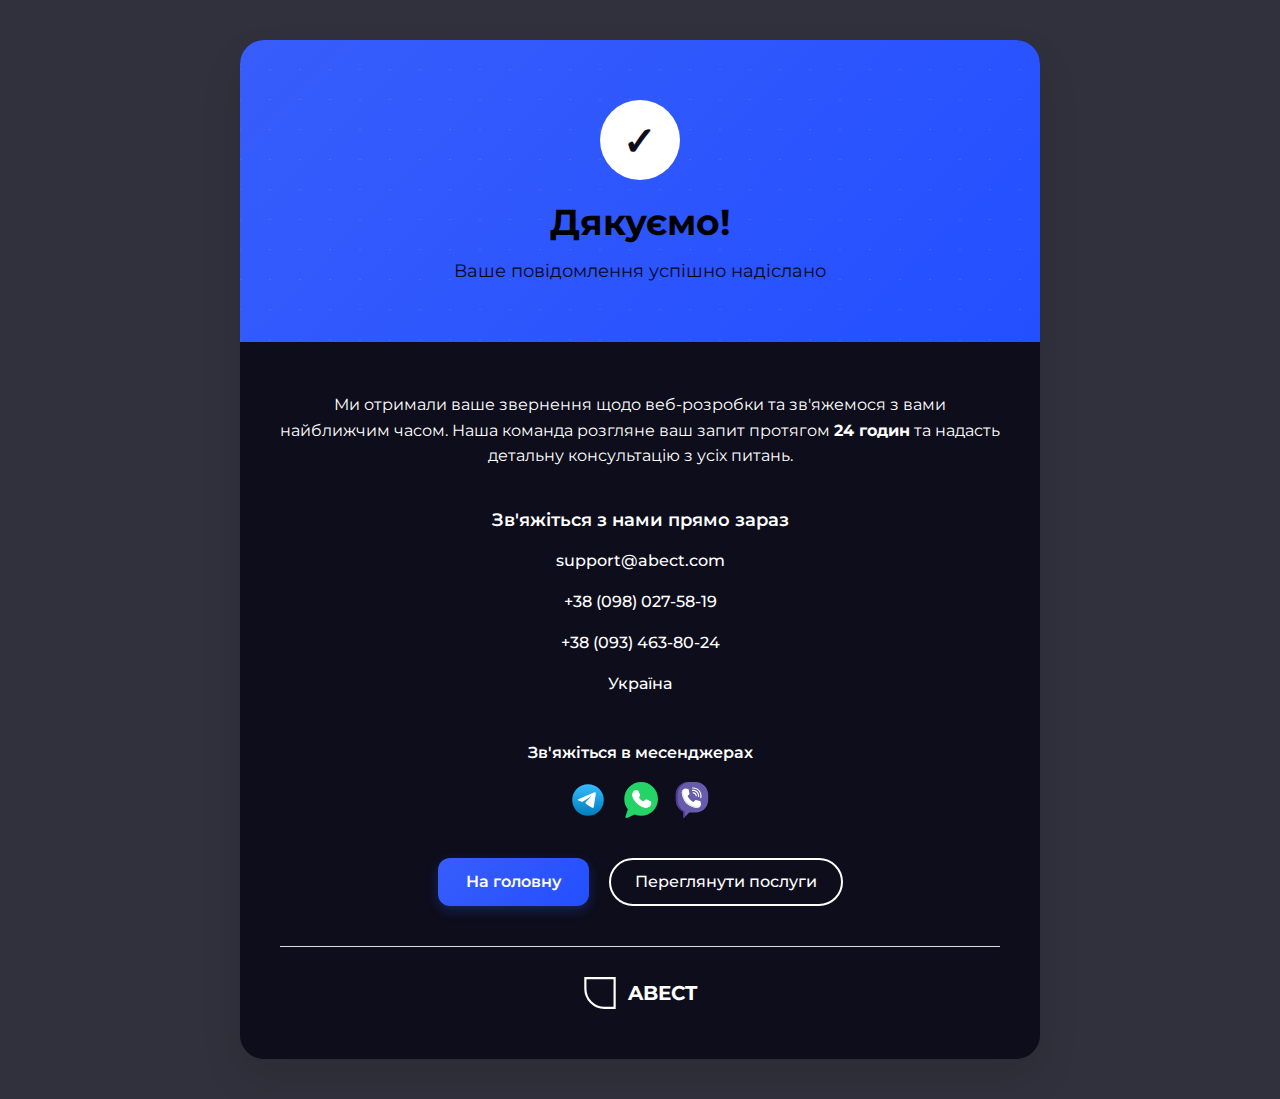
<file: thank-you.html>
<!DOCTYPE html>
<html lang="uk">

<head>
	<meta charset="UTF-8">
	<meta name="viewport" content="width=device-width, initial-scale=1.0">
	<title>Дякуємо за звернення! | ABECT</title>
	<meta name="description"
		content="Дякуємо за ваше звернення! Ми зв'яжемося з вами найближчим часом для обговорення веб-розробки.">
	<meta name="robots" content="noindex, nofollow">
	<link rel="preconnect" href="https://fonts.googleapis.com">
	<link rel="preconnect" href="https://fonts.gstatic.com" crossorigin>
	<link href="https://fonts.googleapis.com/css2?family=Montserrat:ital,wght@0,100..900;1,100..900&display=swap"
		rel="stylesheet">
	<link rel="stylesheet" href="/styles/thank-you.css">
</head>

<body>
	<main class="thank-you">
		<div class="container">
			<div class="thank-you__container" itemscope itemtype="https://schema.org/Organization">
				<!-- Header Section -->
				<div class="thank-you__header">
					<div class="thank-you__header-content">
						<div class="thank-you__icon">
							✓
						</div>
						<h1 class="thank-you__title">Дякуємо!</h1>
						<p class="thank-you__subtitle">Ваше повідомлення успішно надіслано</p>
					</div>
				</div>

				<!-- Content Section -->
				<div class="thank-you__content">
					<div class="thank-you__message">
						<p>Ми отримали ваше звернення щодо веб-розробки та зв'яжемося з вами найближчим часом. Наша
							команда розгляне ваш запит протягом <strong>24 годин</strong> та надасть детальну консультацію з
							усіх питань.</p>
					</div>

					<!-- Contact Info -->
					<div class="thank-you__info">
						<div class="thank-you__info-section">
							<h3 class="thank-you__info-title">Зв'яжіться з нами прямо зараз</h3>
							<div class="footer__contact-info" itemprop="contactPoint" itemscope
								itemtype="https://schema.org/ContactPoint">
								<div class="footer__contact-item">
									<div class="footer__contact-value">
										<a href="mailto:support@abect.com" itemprop="email">support@abect.com</a>
									</div>
								</div>

								<div class="footer__contact-item">
									<div class="footer__contact-value">
										<a href="tel:+380980275819" itemprop="telephone">+38 (098) 027-58-19</a>
									</div>
								</div>

								<div class="footer__contact-item">
									<div class="footer__contact-value">
										<a href="tel:+380934638024" itemprop="telephone">+38 (093) 463-80-24</a>
									</div>
								</div>

								<div class="footer__contact-item">
									<div class="footer__contact-value">
										<span itemprop="address" itemscope itemtype="https://schema.org/PostalAddress">
											<span itemprop="addressLocality">Україна</span>
										</span>
									</div>
								</div>
							</div>
						</div>
					</div>

					<!-- Social Media -->
					<div class="thank-you__social">
						<h3 class="thank-you__social-title">Зв'яжіться в месенджерах</h3>
						<div class="thank-you__social-links">
							<a href="https://t.me/+380980275819" class="thank-you__social-link" rel="noopener nofollow"
								target="_blank" aria-label="Telegram" itemprop="sameAs">
								<img src="/assets/icons/telegram-white.svg" alt="Telegram" width="24" height="24">
							</a>
							<a href="https://wa.me/380934638024" class="thank-you__social-link" rel="noopener nofollow"
								target="_blank" aria-label="WhatsApp" itemprop="sameAs">
								<img src="/assets/icons/wts-white.svg" alt="WhatsApp" width="24" height="24">
							</a>
							<a href="viber://chat/?number=%2B380980275819" class="thank-you__social-link"
								rel="noopener nofollow" target="_blank" aria-label="Viber" itemprop="sameAs">
								<img src="/assets/icons/viber-white.svg" alt="Viber" width="24" height="24">
							</a>
						</div>
					</div>

					<!-- Action Buttons -->
					<div class="thank-you__actions">
						<a href="/" class="cta">На головну</a>
						<a href="/#services" class="thank-you__cta-secondary">Переглянути послуги</a>
					</div>

					<!-- Logo -->
					<a href="/" class="thank-you__logo">
						<img src="/assets/icons/logo.svg" alt="ABECT logo" itemprop="logo" width="32" height="32">
						<span itemprop="name">ABECT</span>
					</a>
				</div>
			</div>
		</div>
	</main>

	<script src="/scripts/thank-you.js"></script>
</body>

</html>
</file>
<file: styles/home.css>
@import url("./index.css");
@import url("./header.css");
@import url("./footer.css");

/* Entry */
/* Entry Section */
.entry {
	min-height: calc(100vh - 80px);
	display: flex;
	align-items: center;
	padding: 120px 0;
	position: relative;
	overflow: hidden;
	margin-top: 80px;
}

.entry__wrapper {
	display: grid;
	grid-template-columns: 1.3fr 0.7fr;
	gap: 80px;
	align-items: center;
	width: 100%;
}

/* Left Content */
.entry__left {
	display: flex;
	flex-direction: column;
	gap: 24px;
}

.entry__uppertitle {
	display: inline-block;
	padding: 8px 16px;
	background: var(--accent-alpha-10);
	color: var(--accent);
	font-size: 14px;
	font-weight: 600;
	border-radius: 24px;
	border: 1px solid var(--accent-alpha-10);
	width: fit-content;
	letter-spacing: 0.02em;
}

.entry h1 {
	font-size: 48px;
	font-weight: 700;
	line-height: 1.1;
	color: var(--white);
	margin: 0;
	letter-spacing: -0.02em;
}

.entry p {
	font-size: 18px;
	line-height: 1.6;
	color: var(--nav-text);
	margin: 0;
	max-width: 500px;
}

.entry__btns {
	display: flex;
	gap: 16px;
	margin-top: 16px;
}

/* Right Content */
.entry__right {
	display: flex;
	justify-content: center;
	align-items: center;
}

.entry__right img {
	width: 100%;
	height: auto;
	border-radius: 20px;
	box-shadow:
		0 20px 60px var(--shadow-dark),
		0 8px 24px var(--shadow-dark-hover);
	transition: transform 0.3s ease;
	transform: scale(1.5);
}

.entry__right img:hover {
	transform: scale(1.6);
}

/* Tablet styles - до 1024px */
@media (max-width: 1024px) {
	.entry {
		margin-top: 0;
	}
	.entry__wrapper {
		display: flex;
		flex-direction: column-reverse;
		gap: 60px;
		text-align: center;
	}

	.entry__left {
		order: 1;
		align-items: center;
	}

	.entry__right {
		order: 2;
	}

	.entry h1 {
		font-size: 42px;
	}

	.entry p {
		max-width: 600px;
	}

	.entry__btns {
		justify-content: center;
		align-items: center;
	}

	.entry__right img {
		width: 100%;
		height: auto;
		border-radius: 20px;
		box-shadow:
			0 20px 60px var(--shadow-dark),
			0 8px 24px var(--shadow-dark-hover);
		transition: transform 0.3s ease;
		transform: scale(1);
	}

	.entry__right img:hover {
		transform: scale(1);
	}
}

/* Mobile styles */
@media (max-width: 768px) {
	.entry {
		padding: 80px 0 100px 0;
		min-height: auto;
	}

	.entry__wrapper {
		gap: 20px;
	}

	.entry h1 {
		font-size: 36px;
	}

	.entry p {
		font-size: 16px;
	}

	.entry__btns {
		flex-direction: column;
		gap: 12px;
		width: 100%;
	}

	.entry__btns .cta {
		width: 100%;
		max-width: 300px;
	}
}

@media (max-width: 480px) {
	.entry h1 {
		font-size: 28px;
		line-height: 1.2;
	}

	.entry__uppertitle {
		font-size: 12px;
		padding: 6px 12px;
	}

	.entry p {
		font-size: 15px;
	}
}

/* Services */
#services {
	background: linear-gradient(to right, var(--back), var(--backLight));
	padding: 120px 0;
	position: relative;
	overflow: hidden;
	margin: 0;
}

#services h2 {
	font-size: 32px;
}

.services__header {
	text-align: center;
	margin-bottom: 80px;
}

.services__title {
	font-size: 48px;
	font-weight: 700;
	color: var(--white);
	margin-bottom: 16px;
	letter-spacing: -0.02em;
}

.services__subtitle {
	font-size: 18px;
	color: var(--nav-text);
	max-width: 600px;
	margin: 0 auto;
	line-height: 1.6;
}

.services__grid {
	display: grid;
	grid-template-columns: repeat(auto-fit, minmax(316px, 1fr));
	gap: 24px;
	margin-bottom: 60px;
	perspective: 1000px;
}

.service-card {
	background: rgba(255, 255, 255, 0.03);
	backdrop-filter: blur(10px);
	border-radius: 24px;
	padding: 40px 32px 32px;
	position: relative;
	cursor: pointer;
	transition: all 0.3s;
	transition: transform 0.1s cubic-bezier(0.23, 1, 0.32, 1);
	overflow: hidden;
	transform-style: preserve-3d;
	box-shadow:
		0 8px 32px rgba(0, 0, 0, 0.3),
		inset 0 1px 0 rgba(255, 255, 255, 0.2),
		inset 0 -1px 0 rgba(255, 255, 255, 0.05);
}

.service-card::before {
	content: "";
	position: absolute;
	top: 0;
	left: 0;
	right: 0;
	height: 1px;
	background: linear-gradient(
		90deg,
		transparent 0%,
		rgba(255, 255, 255, 0.4) 30%,
		rgba(255, 255, 255, 0.6) 50%,
		rgba(255, 255, 255, 0.4) 70%,
		transparent 100%
	);
}

/* Glass edge highlight */
.service-card::after {
	content: "";
	position: absolute;
	top: 0;
	left: 0;
	width: 1px;
	height: 100%;
	background: linear-gradient(180deg, rgba(255, 255, 255, 0.3) 0%, transparent 50%, rgba(255, 255, 255, 0.1) 100%);
}

.service-card__content {
	position: relative;
	z-index: 2;
	height: 100%;
	display: flex;
	flex-direction: column;
}

.service-card__title {
	font-size: 24px;
	font-weight: 600;
	color: var(--white);
	margin-bottom: 12px;
	transition: color 0.3s ease;
}

.service-card__description {
	font-size: 16px;
	color: var(--nav-text);
	line-height: 1.5;
	margin-bottom: 24px;
	flex-grow: 1;
}

.service-card__list {
	list-style: none;
	margin-bottom: 32px;
}

.service-card__list li {
	font-size: 14px;
	color: var(--nav-text);
	margin-bottom: 8px;
	padding-left: 20px;
	position: relative;
}

.service-card__list li::before {
	content: "→";
	position: absolute;
	left: 0;
	color: var(--accent);
	font-weight: 600;
	transition: transform 0.3s ease;
}

.service-card__btn {
	display: inline-flex;
	align-items: center;
	justify-content: center;
	padding: 12px 24px;
	background: rgba(55, 93, 251, 0.1);
	border: 1px solid rgba(55, 93, 251, 0.3);
	border-radius: 12px;
	color: var(--accent);
	text-decoration: none;
	font-size: 14px;
	font-weight: 600;
	transition: all 0.3s ease;
	backdrop-filter: blur(10px);
	margin-top: auto;
}

.service-card__btn:hover {
	background: var(--accent);
	color: var(--white);
	border-color: var(--accentHover);
	transform: translateY(-2px);
}

.services__footer {
	text-align: center;
	margin-top: 60px;
}

/* Responsive */
@media (max-width: 1024px) {
	#services {
		padding: 100px 0;
	}

	.services__title {
		font-size: 36px;
	}

	.services__grid {
		grid-template-columns: 1fr;
		gap: 24px;
	}

	.service-card {
		padding: 32px 24px 24px;
	}
}

/* Mobile responsive */
@media (max-width: 768px) {
	.services__wrapper {
		grid-template-columns: 1fr;
		gap: 20px;
	}

	#services h2 {
		font-size: 28px;
		margin-bottom: 20px;
	}

	.services__card {
		padding: 30px;
		min-height: 350px;
	}

	.services__header {
		margin-bottom: 60px;
	}

	.services__card h3 {
		font-size: 1.4rem;
	}
}

@media (max-width: 480px) {
	.services__card {
		padding: 25px;
		min-height: 320px;
	}

	.services__card h3 {
		font-size: 1.2rem;
	}

	.services__card ul li {
		font-size: 0.9rem;
	}
}

/* Advantages */

.advantages__header {
	text-align: center;
	margin-bottom: 100px;
}

.advantages__title {
	font-size: 48px;
	font-weight: 700;
	color: var(--white);
	margin-bottom: 16px;
	letter-spacing: -0.02em;
}

.advantages__subtitle {
	font-size: 18px;
	color: var(--nav-text);
	max-width: 700px;
	margin: 0 auto;
	line-height: 1.6;
}

.advantages__timeline {
	position: relative;
	max-width: 1200px;
	margin: 0 auto;
}

/* Центральна голографічна лінія */
.timeline-line {
	position: absolute;
	left: 50%;
	top: 0;
	bottom: 0;
	width: 4px;
	transform: translateX(-50%);
	background: linear-gradient(
		180deg,
		transparent 0%,
		var(--accent) 10%,
		var(--accentLight) 50%,
		var(--accent) 90%,
		transparent 100%
	);
	box-shadow:
		0 0 20px var(--shadow-primary),
		0 0 40px var(--shadow-secondary),
		0 0 60px var(--shadow-ghost);
	animation: pulse 3s ease-in-out infinite;
}

.timeline-line::before {
	top: 0;
}

.timeline-line::after {
	bottom: 0;
}

@keyframes pulse {
	0%,
	100% {
		opacity: 0.8;
		box-shadow:
			0 0 20px var(--shadow-primary),
			0 0 40px var(--shadow-secondary),
			0 0 60px var(--shadow-ghost);
	}
	50% {
		opacity: 1;
		box-shadow:
			0 0 30px var(--shadow-primary-hover),
			0 0 60px var(--shadow-primary),
			0 0 90px var(--shadow-secondary);
	}
}

@keyframes glow {
	0%,
	100% {
		box-shadow:
			0 0 20px var(--shadow-primary),
			0 0 40px var(--shadow-secondary);
	}
	50% {
		box-shadow:
			0 0 30px var(--shadow-primary-hover),
			0 0 60px var(--shadow-primary),
			0 0 90px var(--shadow-secondary);
	}
}

/* Картки переваг */
.advantage-card {
	position: relative;
	width: 45%;
	background: rgba(255, 255, 255, 0.03);
	backdrop-filter: blur(10px);
	border-radius: 24px;
	padding: 32px;
	transition: all 0.3s ease;
	border: 1px solid var(--border-subtle);
	box-shadow:
		0 8px 32px var(--shadow-dark),
		inset 0 1px 0 rgba(255, 255, 255, 0.1);
}

.advantage-card:hover {
	transform: translateY(-8px);
	background: rgba(255, 255, 255, 0.05);
	box-shadow:
		0 20px 60px var(--shadow-dark-hover),
		0 0 40px var(--shadow-ghost);
}

/* Альтернація позицій */
.advantage-card:nth-child(odd) {
	margin-left: 0;
	margin-right: auto;
}

.advantage-card:nth-child(even) {
	margin-left: auto;
	margin-right: 0;
}

/* Точка на лінії */
.advantage-card::before {
	content: "";
	position: absolute;
	top: 36px;
	width: 20px;
	height: 20px;
	background: var(--accent);
	border: 4px solid var(--back);
	border-radius: 50%;
	box-shadow:
		0 0 20px var(--shadow-primary),
		0 0 40px var(--shadow-secondary);
	z-index: 10;
}

.advantage-card:nth-child(odd)::before {
	right: -74px;
}

.advantage-card:nth-child(even)::before {
	left: -74px;
}

/* Лінія до точки */
.advantage-card::after {
	content: "";
	position: absolute;
	top: 48px;
	width: 50px;
	height: 2px;
	background: linear-gradient(90deg, var(--shadow-primary), var(--shadow-ghost));
}

.advantage-card:nth-child(odd)::after {
	right: -50px;
}

.advantage-card:nth-child(even)::after {
	left: -50px;
	background: linear-gradient(270deg, var(--shadow-primary), var(--shadow-ghost));
}

.advantage-card__number {
	display: inline-block;
	font-size: 14px;
	font-weight: 700;
	color: var(--accent);
	background: var(--accent-alpha-10);
	padding: 6px 12px;
	border-radius: 20px;
	margin-bottom: 16px;
}

.advantage-card__title {
	font-size: 22px;
	font-weight: 600;
	color: var(--white);
	margin-bottom: 12px;
	line-height: 1.3;
}

.advantage-card__description {
	font-size: 15px;
	color: var(--nav-text);
	line-height: 1.6;
}

/* Footer з CTA */
.advantages__footer {
	text-align: center;
	margin-top: 80px;
}

/* Responsive */
@media (max-width: 1024px) {
	.advantages__title {
		font-size: 36px;
	}

	.advantage-card {
		width: 48%;
		padding: 24px;
	}

	.advantage-card__title {
		font-size: 20px;
	}
}

@media (max-width: 768px) {
	.advantages__header {
		margin-bottom: 60px;
	}

	.advantages__title {
		font-size: 28px;
	}

	.advantages__subtitle {
		font-size: 16px;
	}

	.advantages__timeline {
		padding-left: 22px;
	}

	/* Лінія по лівому краю на мобілці */
	.timeline-line {
		left: 0;
		transform: translateX(0);
	}

	.timeline-line::before {
		left: 50%;
	}

	.timeline-line::after {
		left: 50%;
	}

	.advantage-card {
		width: 100%;
		margin-left: 0 !important;
		margin-right: 0 !important;
		margin-bottom: 40px;
	}

	/* Точка зліва */
	.advantage-card::before {
		left: -34px !important;
		right: auto !important;
	}

	/* Лінія з лівого боку */
	.advantage-card::after {
		left: -30px !important;
		right: auto !important;
		width: 30px;
		background: linear-gradient(90deg, var(--shadow-ghost), var(--shadow-primary)) !important;
	}

	.advantages__footer {
		margin-top: 60px;
	}

	.cta {
		width: 100%;
		max-width: 300px;
	}
}

#about {
	background: var(--gray);
	border-radius: 20px;
	padding: 80px 0;
}

#about h2 {
	font-size: 40px;
	text-transform: uppercase;
	margin-bottom: 40px;
}

#about h3 {
	font-size: 28px;
	margin-bottom: 40px;
	font-weight: 600;
}

#about p {
	font-size: 18px;
	margin-bottom: 20px;
}

#about button {
	margin-top: 40px;
}

#about img {
	width: 100%;
	height: auto;
	border-radius: 30px;
}

.about__wrapper {
	display: grid;
	grid-template-columns: 1.3fr 1.7fr;
	gap: 30px;
}

@media all and (max-width: 1024px) {
	.about__wrapper {
		grid-template-columns: 1fr;
	}

	#about {
		padding: 40px 0;
	}

	#about h2 {
		font-size: 26px;
		margin-bottom: 20px;
	}

	#about h3 {
		font-size: 22px;
		margin-bottom: 20px;
	}

	#about p {
		font-size: 16px;
		margin-bottom: 10px;
	}

	#about button {
		margin-top: 30px;
	}
}

/* Price */

#price h2 {
	font-size: 40px;
	text-transform: uppercase;
	margin-bottom: 40px;
	color: var(--white);
}

.price__wrapper {
	background: var(--back);
	border: 1px solid var(--shadow);
	border-radius: 10px;
	overflow: hidden;
}

.price-table {
	width: 100%;
	border-collapse: collapse;
}

.price-table thead {
	display: none;
}

.price-table tr:last-child {
	border-bottom: none;
}

.price-table td {
	padding: 24px;
	border: 1px solid var(--shadow);
	vertical-align: middle;
	color: var(--white);
}

.price-table td:first-child {
	font-size: 16px;
	font-weight: 400;
	width: 70%;
}

.price-table td:last-child {
	font-size: 18px;
	font-weight: 700;
	text-align: center;
	width: 30%;
}

.price-note {
	display: flex;
	justify-content: space-between;
	align-items: center;
	padding: 24px;
}

.price-note p {
	color: var(--white);
	font-size: 18px;
	text-transform: uppercase;
}

@media all and (max-width: 1024px) {
	#price h2 {
		font-size: 26px;
		margin-bottom: 30px;
		text-align: center;
	}

	.price-table td {
		padding: 12px;
	}

	.price-table td:first-child {
		font-size: 14px;
	}

	.price-table td:last-child {
		font-size: 14px;
		white-space: nowrap;
	}

	.price-note {
		padding: 12px;
		flex-direction: column;
	}

	.price-note p {
		font-size: 12px;
		text-align: center;
		margin-bottom: 10px;
		text-transform: uppercase;
	}
}

#contacts {
	color: var(--white);
}

#contacts h2 {
	font-size: 40px;
	text-transform: uppercase;
	margin-bottom: 40px;
	color: var(--white);
	text-align: center;
}

.contact-form-wrapper {
	max-width: 600px;
	margin: 0 auto;
}

.contact-form {
	display: flex;
	flex-direction: column;
	gap: 20px;
}

.form-group {
	position: relative;
}

.form-group input,
.form-group textarea {
	width: 100%;
	padding: 20px;
	font-size: 16px;
	font-weight: 400;
	color: var(--black);
	background: var(--white);
	border: none;
	border-radius: 12px;
	outline: none;
	transition: all 0.3s ease;
}

.form-group input::placeholder,
.form-group textarea::placeholder {
	color: #999;
}

.form-group input:focus,
.form-group textarea:focus {
	box-shadow: 0 0 0 2px var(--accent);
}

.form-group textarea {
	resize: vertical;
	min-height: 120px;
}

.file-group {
	display: flex;
	flex-direction: column;
	gap: 12px;
}

.file-input {
	display: none;
}

.file-upload-btn {
	display: flex;
	border: none;
	align-items: center;
	gap: 8px;
	font-size: 16px;
	padding: 0;
	font-weight: 500;
	color: var(--white);
	background: transparent;
	border-radius: 12px;
	cursor: pointer;
	transition: all 0.3s ease;
}

.file-upload-btn:hover {
	color: var(--accent);
}

.file-upload-btn.hidden {
	display: none;
}

.file-preview {
	display: none;
	align-items: center;
	justify-content: space-between;
	padding: 0;
	color: var(--accent);
}

.file-preview.show {
	display: flex;
}

.file-preview .file-name {
	font-weight: 500;
	flex: 1;
	display: flex;
	align-items: center;
	margin-right: 12px;
}

.file-preview .file-size {
	font-size: 14px;
	color: var(--accent);
	margin-right: 12px;
}

.file-remove {
	width: 24px;
	height: 24px;
	display: flex;
	align-items: center;
	justify-content: center;
	background: var(--accent);
	color: var(--black);
	border: none;
	border-radius: 50%;
	cursor: pointer;
	font-size: 16px;
	font-weight: bold;
	transition: all 0.3s ease;
}

.file-remove:hover {
	background: var(--accentHover);
}

.submit-btn {
	padding: 20px;
	font-size: 18px;
	font-weight: 700;
	color: var(--black);
	background: var(--accent);
	border: none;
	border-radius: 50px;
	cursor: pointer;
	transition: all 0.3s ease;
	text-transform: uppercase;
}

.submit-btn:hover {
	background: var(--accentHover);
	transform: translateY(-2px);
}

.submit-btn:active {
	transform: translateY(0);
}

.form-success,
.form-error,
.form-validation {
	padding: 12px 20px;
	border-radius: 8px;
	font-size: 14px;
	font-weight: 500;
	text-align: center;
}

.form-success {
	background: var(--accent-light);
	color: var(--black);
	border: 1px solid var(--accent);
}

.form-error {
	background: #ffe6e6;
	color: #d32f2f;
	border: 1px solid #f44336;
}

.form-validation {
	background: #fff3e0;
	color: #f57c00;
	border: 1px solid #ff9800;
}

@media all and (max-width: 1024px) {
	#contacts h2 {
		font-size: 26px;
		margin-bottom: 30px;
	}

	.contact-form-wrapper {
		max-width: 100%;
	}

	.form-group input,
	.form-group textarea {
		padding: 16px;
		font-size: 14px;
	}

	.file-upload-btn {
		font-size: 14px;
	}

	.submit-btn {
		padding: 16px;
		font-size: 16px;
	}
}

#gallery h2 {
	font-size: 50px;
	text-transform: uppercase;
	margin-bottom: 20px;
	color: var(--white);
	text-align: center;
}

#gallery p {
	text-align: center;
	color: var(--gray);
	font-size: 18px;
	margin-bottom: 40px;
}

#gallery .container {
	max-width: 2100px;
	padding: 0;
}

.gallery__swipper {
	width: 100%;
	padding: 40px 0 80px;
	overflow: visible;
}

.gallery__swipper .swiper-wrapper {
	align-items: center;
	padding-bottom: 40px;
}

.gallery__swipper .swiper-slide {
	width: 300px;
	height: 60vh;
	border-radius: 16px;
	overflow: hidden;
	transition: all 0.3s ease;
	transform: scale(0.85) !important;
	opacity: 0.85;
}

.gallery__swipper .swiper-slide-active {
	transform: scale(1) !important;
	opacity: 1;
	z-index: 2;
}

.gallery__swipper .swiper-slide img {
	width: 100%;
	height: 100%;
	object-fit: cover;
	display: block;
	border-radius: 16px;
}

.swiper-pagination {
	position: relative;
	margin-top: 40px;
}

.swiper-pagination-bullet-active {
	background: var(--accent) !important;
}

/* Mobile styles */
@media all and (max-width: 1024px) {
	#gallery h2 {
		font-size: 26px;
	}

	#gallery p {
		font-size: 16px;
	}

	.gallery__swipper {
		padding: 20px 0 60px;
	}

	.gallery__swipper .swiper-slide {
		width: 250px;
		height: 50vh;
		transform: scale(0.9) !important;
	}

	.gallery__swipper .swiper-slide-active {
		transform: scale(1) !important;
	}
}

/* Works Section Styles */

#works h2 {
	color: var(--white);
	font-size: 50px;
	text-align: center;
	margin-bottom: 40px;
}

.works__wrapper {
	display: grid;
	grid-template-columns: repeat(3, 1fr);
	gap: 20px;
}

.works__card {
	background: var(--white);
	border-radius: 16px;
	overflow: hidden;
	transition: all 0.3s ease;
	box-shadow: 0 8px 32px rgba(0, 0, 0, 0.15);
	position: relative;
}

.works__card:hover {
	transform: translateY(-2px);
	box-shadow: 0 16px 48px rgba(0, 0, 0, 0.2);
}

.works__image-wrapper {
	position: relative;
	width: 100%;
	height: 220px;
	overflow: hidden;
}

.works__card img {
	width: 100%;
	height: 100%;
	object-fit: contain;
	background: var(--gray);
	padding: 10px 0;
	transition: transform 0.3s ease;
}

.works__card:hover img {
	transform: scale(1.05);
}

.works__content {
	padding: 14px;
	padding-bottom: 60px;
}

.works__card h3 {
	margin: 0 0 10px 0;
	font-size: 20px;
	font-weight: 600;
	color: var(--black);
	line-height: 1.3;
}

.works__description {
	margin: 0 0 12px 0;
	color: #666666;
	line-height: 1.6;
	font-size: 14px;
}

.works__meta {
	display: flex;
	align-items: center;
	margin: 8px 0;
	font-size: 13px;
}

.works__meta span:first-child {
	font-weight: 600;
	color: var(--gray-back);
	margin-right: 8px;
}

.works__meta span:last-child {
	color: var(--black);
	font-weight: 500;
	padding: 2px 8px;
	border-radius: 4px;
}

.works__link {
	position: absolute;
	bottom: 14px;
	display: inline-flex;
	align-items: center;
	padding: 12px 20px;
	background: var(--accent);
	color: var(--black);
	text-decoration: none;
	border-radius: 50px;
	font-weight: 600;
	font-size: 14px;
	transition: all 0.3s ease;
	margin-top: auto;
	box-shadow: 0px 2px 8px rgba(214, 253, 81, 0.3);
}

.works__link:hover {
	background: var(--accentHover);
	transform: translateY(-2px);
	box-shadow: 0px 4px 16px rgba(214, 253, 81, 0.4);
}

.works__link:focus {
	outline: none;
	box-shadow: 0 0 0 3px rgba(214, 253, 81, 0.5);
}

.sr-only {
	position: absolute;
	width: 1px;
	height: 1px;
	padding: 0;
	margin: -1px;
	overflow: hidden;
	clip: rect(0, 0, 0, 0);
	white-space: nowrap;
	border: 0;
}

/* Show More Button */
.works__show-more {
	display: none;
	justify-content: center;
	margin-top: 32px;
}

.works__show-more-btn {
	display: inline-flex;
	align-items: center;
	padding: 12px 24px;
	background: transparent;
	color: var(--white);
	text-decoration: none;
	border: 2px solid var(--accent);
	border-radius: 50px;
	font-weight: 600;
	font-size: 16px;
	transition: all 0.3s ease;
	cursor: pointer;
}

.works__show-more-btn:hover {
	background: var(--accent);
	color: var(--black);
	transform: translateY(-2px);
}

.works__show-more-btn:focus {
	outline: none;
	box-shadow: 0 0 0 3px rgba(214, 253, 81, 0.3);
}

/* Hidden cards for mobile */
.works__card.hidden-mobile {
	display: block;
}

/* Responsive Design */

@media all and (max-width: 1024px) {
	#works h2 {
		font-size: 26px;
	}

	.works__wrapper {
		grid-template-columns: repeat(2, 1fr);
		gap: 12px;
	}

	.works__image-wrapper {
		height: 200px;
	}

	.works__content {
		padding: 10px;
		padding-bottom: 60px;
	}

	.works__card h3 {
		font-size: 18px;
	}
}

@media all and (max-width: 768px) {
	.works__wrapper {
		grid-template-columns: 1fr;
		gap: 12px;
	}

	.works__card.hidden-mobile {
		display: none;
	}
	.works__card.hidden-mobile.show {
		display: block;
	}

	.works__show-more {
		display: flex;
	}

	.works__show-more.hidden {
		display: none;
	}
}
</file>
<file: styles/thank-you.css>
@import url("./index.css");
body {
	background: var(--header-bg);
}

/* THANK YOU PAGE STYLES */
.thank-you {
	display: flex;
	align-items: center;
	justify-content: center;
	padding: 40px 0;
	min-height: 100vh;
}

.thank-you__container {
	margin: 0 auto;
	max-width: 800px;
	width: 100%;
	background-color: var(--back);
	border-radius: 24px;
	box-shadow: 0 20px 40px rgba(0, 0, 0, 0.1);
	overflow: hidden;
	text-align: center;
}

.thank-you__header {
	background: linear-gradient(135deg, var(--accent) 0%, var(--accentHover) 100%);
	color: var(--black);
	padding: 60px 40px;
	position: relative;
}

.thank-you__header::before {
	content: "";
	position: absolute;
	top: 0;
	left: 0;
	right: 0;
	bottom: 0;
	background-image:
		linear-gradient(45deg, rgba(255, 255, 255, 0.1) 1px, transparent 1px),
		linear-gradient(-45deg, rgba(255, 255, 255, 0.1) 1px, transparent 1px);
	background-size: 30px 30px;
}

.thank-you__header-content {
	position: relative;
	z-index: 1;
}

.thank-you__icon {
	width: 80px;
	height: 80px;
	background-color: var(--white);
	color: var(--back);
	border-radius: 50%;
	display: flex;
	align-items: center;
	justify-content: center;
	margin: 0 auto 20px;
	font-size: 40px;
	font-weight: bold;
	animation: checkmark 0.6s ease-in-out;
}

@keyframes checkmark {
	0% {
		transform: scale(0);
		opacity: 0;
	}
	50% {
		transform: scale(1.2);
	}
	100% {
		transform: scale(1);
		opacity: 1;
	}
}

.thank-you__title {
	font-size: 36px;
	font-weight: 700;
	margin-bottom: 16px;
	animation: slideUp 0.8s ease-out 0.2s both;
}

.thank-you__subtitle {
	font-size: 18px;
	font-weight: 400;
	opacity: 0.9;
	animation: slideUp 0.8s ease-out 0.4s both;
}

@keyframes slideUp {
	from {
		transform: translateY(30px);
		opacity: 0;
	}
	to {
		transform: translateY(0);
		opacity: 1;
	}
}

.thank-you__content {
	padding: 50px 40px;
}

.thank-you__message {
	font-size: 16px;
	line-height: 1.6;
	color: var(--white);
	margin-bottom: 40px;
	animation: fadeIn 0.8s ease-out 0.6s both;
}

@keyframes fadeIn {
	from {
		opacity: 0;
	}
	to {
		opacity: 1;
	}
}

.thank-you__info {
	display: flex;
	justify-content: center;
	margin-bottom: 40px;
}

.thank-you__info-section {
	animation: slideInLeft 0.8s ease-out 0.8s both;
	text-align: center;
}

@keyframes slideInLeft {
	from {
		transform: translateX(-30px);
		opacity: 0;
	}
	to {
		transform: translateX(0);
		opacity: 1;
	}
}

.thank-you__info-title {
	font-size: 18px;
	font-weight: 600;
	color: var(--white);
	margin-bottom: 20px;
}

.footer__contact-info {
	display: flex;
	flex-direction: column;
	gap: 12px;
}

.footer__contact-item {
	display: flex;
	justify-content: center;
}

.footer__contact-value {
	margin-bottom: 10px;
	color: var(--white);
	font-weight: 500;
}

.footer__contact-value a {
	color: var(--white);
	text-decoration: none;
	font-weight: 500;
	transition: color 0.3s ease;
}

.footer__contact-value a:hover {
	color: var(--accent);
}

.thank-you__social {
	margin-bottom: 40px;
	animation: fadeIn 0.8s ease-out 1s both;
}

.thank-you__social-title {
	font-size: 16px;
	font-weight: 600;
	color: var(--white);
	margin-bottom: 20px;
}

.thank-you__social-links {
	display: flex;
	justify-content: center;
	gap: 16px;
}

.thank-you__social-link {
	display: flex;
	align-items: center;
	justify-content: center;
	color: var(--white);
	text-decoration: none;
	border-radius: 50%;
	transition: all 0.3s ease;
}

.thank-you__social-link img {
	width: 36px;
	height: 36px;
}

.thank-you__social-link:hover {
	background-color: var(--accentHover);
	transform: translateY(-3px);
	box-shadow: 0 10px 20px rgba(0, 0, 0, 0.2);
}

.thank-you__actions {
	display: flex;
	gap: 20px;
	justify-content: center;
	flex-wrap: wrap;
	animation: slideUp 0.8s ease-out 1.2s both;
}

.thank-you__cta-secondary {
	display: inline-block;
	padding: 12px 24px;
	font-size: 16px;
	font-weight: 500;
	line-height: 1.2;
	text-align: center;
	text-decoration: none;
	color: var(--white);
	background-color: transparent;
	border: 2px solid var(--white);
	border-radius: 50px;
	cursor: pointer;
	transition: all 0.3s ease;
	user-select: none;
	outline: none;
}

.thank-you__cta-secondary:hover {
	background-color: var(--back);
	color: var(--white);
	transform: translateY(-2px);
}

.thank-you__logo {
	display: flex;
	align-items: center;
	justify-content: center;
	gap: 12px;
	font-size: 20px;
	font-weight: 700;
	color: var(--white);
	text-decoration: none;
	margin-top: 40px;
	padding-top: 30px;
	border-top: 1px solid #ddd;
	animation: fadeIn 0.8s ease-out 1.4s both;
	transition: color 0.3s ease;
}

.thank-you__logo:hover {
	color: var(--accent);
}

.thank-you__logo img {
	width: 32px;
	height: 32px;
}

/* RESPONSIVE */
@media (max-width: 768px) {
	.thank-you {
		padding: 20px 0;
	}

	.thank-you__header {
		padding: 40px 20px;
	}

	.thank-you__content {
		padding: 30px 20px;
	}

	.thank-you__title {
		font-size: 28px;
	}

	.thank-you__subtitle {
		font-size: 16px;
	}

	.thank-you__actions {
		flex-direction: column;
		align-items: center;
	}

	.cta,
	.thank-you__cta-secondary {
		width: 100%;
		max-width: 250px;
	}

	.thank-you__social-links {
		gap: 12px;
	}

	.thank-you__social-link {
		width: 45px;
		height: 45px;
	}
}

@media (max-width: 480px) {
	.thank-you__header {
		padding: 30px 15px;
	}

	.thank-you__content {
		padding: 25px 15px;
	}

	.thank-you__title {
		font-size: 24px;
	}

	.thank-you__icon {
		width: 60px;
		height: 60px;
		font-size: 30px;
	}

	.thank-you__container {
		border-radius: 16px;
	}
}
</file>
